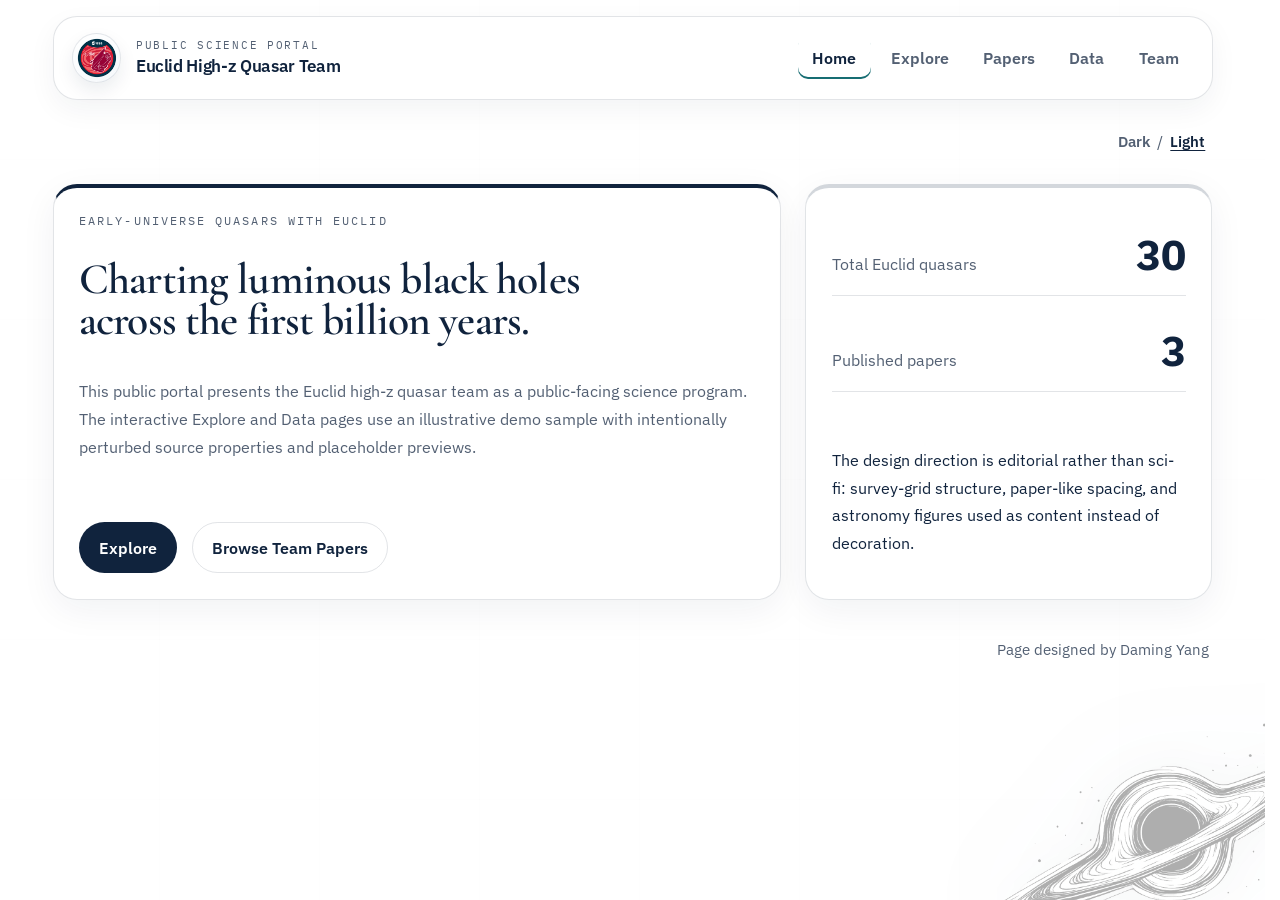
<file: index.html>
<!DOCTYPE html>
<html lang="en">
  <head>
    <meta charset="UTF-8" />
    <meta name="viewport" content="width=device-width, initial-scale=1.0" />
    <title>Euclid High-z Quasar Team</title>
    <meta
      name="description"
      content="Prototype website for the Euclid high-z quasar team, featuring team science, papers, and public data."
    />
    <script>
      (function () {
        try {
          var theme = localStorage.getItem("euclid-site-theme");
          document.documentElement.dataset.theme =
            theme === "dark" || theme === "light" ? theme : "light";
        } catch (error) {
          document.documentElement.dataset.theme = "light";
        }
      })();
    </script>
    <link rel="icon" type="image/png" href="assets/logo/icon.png" />
    <link rel="preload" as="image" href="assets/test/bh.png" />
    <link rel="preload" as="image" href="assets/test/bh_light.png" />
    <link rel="stylesheet" href="assets/styles.css" />
    <script defer src="assets/published-sample.js"></script>
    <script defer src="assets/site-data.js"></script>
    <script defer src="assets/site.js"></script>
  </head>
  <body data-page="home">
    <div class="site-scene" aria-hidden="true">
      <img
        class="site-blackhole-image site-blackhole-light"
        src="assets/test/bh_light.png"
        alt=""
        loading="eager"
        decoding="async"
        fetchpriority="high"
      />
      <img
        class="site-blackhole-image site-blackhole-dark"
        src="assets/test/bh.png"
        alt=""
        loading="eager"
        decoding="async"
        fetchpriority="high"
      />
    </div>
    <div class="site-shell">
      <header class="site-header">
        <a class="brand" href="index.html">
          <img class="brand-logo" src="assets/logo/Euclid_logo.png" alt="Euclid logo" />
          <span class="brand-copy">
            <small>Public Science Portal</small>
            <strong>Euclid High-z Quasar Team</strong>
          </span>
        </a>
        <nav class="site-nav" aria-label="Primary">
          <a data-nav="home" href="index.html">Home</a>
          <a data-nav="explore" href="explore.html">Explore</a>
          <a data-nav="papers" href="papers.html">Papers</a>
          <a data-nav="data" href="data.html">Data</a>
          <a data-nav="team" href="team.html">Team</a>
        </nav>
      </header>
      <div class="site-header-controls">
        <div class="paper-view-toggle site-theme-switcher" aria-label="Theme mode">
          <button class="paper-view-button" type="button" data-theme-option="dark" aria-pressed="false">Dark</button>
          <span class="paper-view-separator" aria-hidden="true">/</span>
          <button class="paper-view-button" type="button" data-theme-option="light" aria-pressed="false">Light</button>
        </div>
      </div>

      <main>
        <section class="hero">
          <div class="hero-copy">
            <p class="eyebrow">Early-universe quasars with Euclid</p>
            <h1>
              <span class="hero-title-line">Charting luminous black holes</span>
              <span class="hero-title-line">across the first billion years.</span>
            </h1>
            <p class="lede">
              This public portal presents the Euclid high-z quasar team as a
              public-facing science program. The interactive Explore and Data
              pages use an illustrative demo sample with intentionally perturbed
              source properties and placeholder previews.
            </p>
            <div class="hero-actions">
              <a class="button primary" href="explore.html">Explore</a>
              <a class="button secondary" href="papers.html">Browse Team Papers</a>
            </div>
          </div>

          <aside class="hero-panel">
            <div class="metric-strip">
              <article>
                <span>Total Euclid quasars</span>
                <strong id="home-metric-quasars">0</strong>
              </article>
              <article>
                <span>Published papers</span>
                <strong id="home-metric-papers">0</strong>
              </article>
            </div>
            <p>
              The design direction is editorial rather than sci-fi: survey-grid
              structure, paper-like spacing, and astronomy figures used as content
              instead of decoration.
            </p>
          </aside>
        </section>
      </main>

      <footer class="site-footer">
        <p></p>
        <p>Page designed by Daming Yang</p>
      </footer>
    </div>
  </body>
</html>
</file>
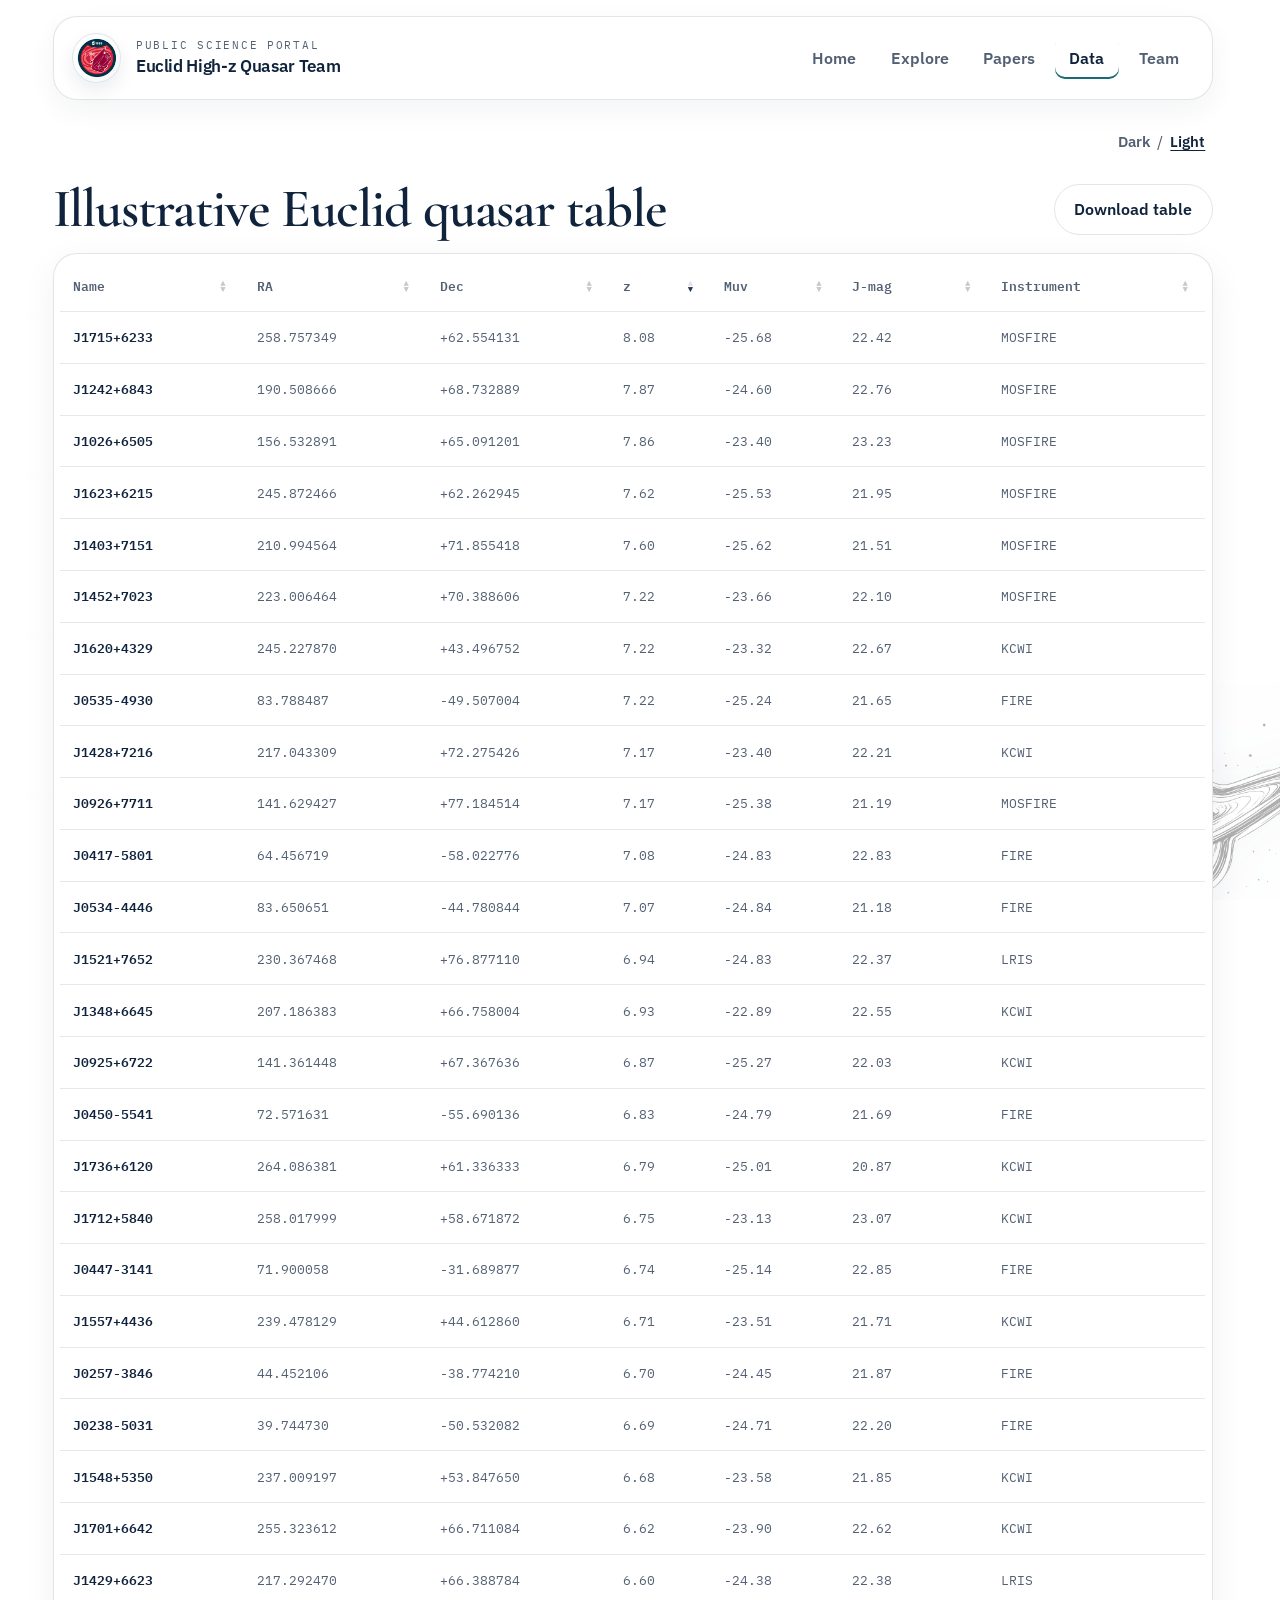
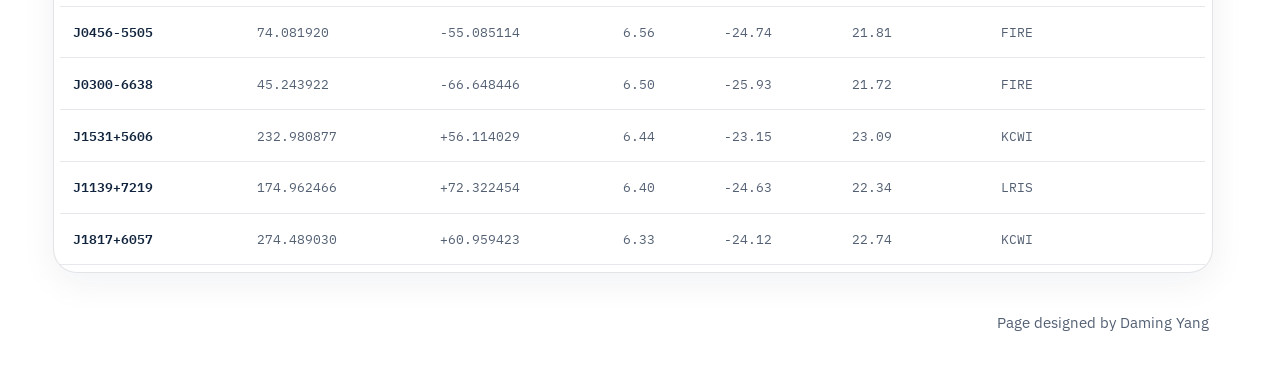
<file: data.html>
<!DOCTYPE html>
<html lang="en">
  <head>
    <meta charset="UTF-8" />
    <meta name="viewport" content="width=device-width, initial-scale=1.0" />
    <title>Data | Euclid High-z Quasar Team</title>
    <meta
      name="description"
      content="Prototype public data page for the Euclid high-z quasar team."
    />
    <script>
      (function () {
        try {
          var theme = localStorage.getItem("euclid-site-theme");
          document.documentElement.dataset.theme =
            theme === "dark" || theme === "light" ? theme : "light";
        } catch (error) {
          document.documentElement.dataset.theme = "light";
        }
      })();
    </script>
    <link rel="icon" type="image/png" href="assets/logo/icon.png" />
    <link rel="preload" as="image" href="assets/test/bh.png" />
    <link rel="preload" as="image" href="assets/test/bh_light.png" />
    <link rel="stylesheet" href="assets/styles.css" />
    <script defer src="assets/published-sample.js"></script>
    <script defer src="assets/site-data.js"></script>
    <script defer src="assets/site.js"></script>
  </head>
  <body data-page="data">
    <div class="site-scene" aria-hidden="true">
      <img
        class="site-blackhole-image site-blackhole-light"
        src="assets/test/bh_light.png"
        alt=""
        loading="eager"
        decoding="async"
        fetchpriority="high"
      />
      <img
        class="site-blackhole-image site-blackhole-dark"
        src="assets/test/bh.png"
        alt=""
        loading="eager"
        decoding="async"
        fetchpriority="high"
      />
    </div>
    <div class="site-shell">
      <header class="site-header">
        <a class="brand" href="index.html">
          <img class="brand-logo" src="assets/logo/Euclid_logo.png" alt="Euclid logo" />
          <span class="brand-copy">
            <small>Public Science Portal</small>
            <strong>Euclid High-z Quasar Team</strong>
          </span>
        </a>
        <nav class="site-nav" aria-label="Primary">
          <a data-nav="home" href="index.html">Home</a>
          <a data-nav="explore" href="explore.html">Explore</a>
          <a data-nav="papers" href="papers.html">Papers</a>
          <a data-nav="data" href="data.html">Data</a>
          <a data-nav="team" href="team.html">Team</a>
        </nav>
      </header>
      <div class="site-header-controls">
        <div class="paper-view-toggle site-theme-switcher" aria-label="Theme mode">
          <button class="paper-view-button" type="button" data-theme-option="dark" aria-pressed="false">Dark</button>
          <span class="paper-view-separator" aria-hidden="true">/</span>
          <button class="paper-view-button" type="button" data-theme-option="light" aria-pressed="false">Light</button>
        </div>
      </div>

      <main>
        <section class="card-section">
          <div class="section-heading section-heading-row">
            <h2>Illustrative Euclid quasar table</h2>
            <a
              class="button secondary"
              href="downloads/euclid-published-sample.csv"
              download
              >Download table</a
            >
          </div>
          <div class="table-shell">
            <table class="catalog-table">
              <thead>
                <tr>
                  <th scope="col" aria-sort="none">
                    <button class="table-sort" type="button" data-sort-key="name" data-sort-type="string">
                      <span>Name</span>
                      <span class="table-sort-indicator" aria-hidden="true"></span>
                    </button>
                  </th>
                  <th scope="col" aria-sort="none">
                    <button class="table-sort" type="button" data-sort-key="ra" data-sort-type="number">
                      <span>RA</span>
                      <span class="table-sort-indicator" aria-hidden="true"></span>
                    </button>
                  </th>
                  <th scope="col" aria-sort="none">
                    <button class="table-sort" type="button" data-sort-key="dec" data-sort-type="number">
                      <span>Dec</span>
                      <span class="table-sort-indicator" aria-hidden="true"></span>
                    </button>
                  </th>
                  <th scope="col" aria-sort="none">
                    <button class="table-sort" type="button" data-sort-key="redshift" data-sort-type="number">
                      <span>z</span>
                      <span class="table-sort-indicator" aria-hidden="true"></span>
                    </button>
                  </th>
                  <th scope="col" aria-sort="none">
                    <button class="table-sort" type="button" data-sort-key="muv" data-sort-type="number">
                      <span>Muv</span>
                      <span class="table-sort-indicator" aria-hidden="true"></span>
                    </button>
                  </th>
                  <th scope="col" aria-sort="none">
                    <button class="table-sort" type="button" data-sort-key="jmag" data-sort-type="number">
                      <span>J-mag</span>
                      <span class="table-sort-indicator" aria-hidden="true"></span>
                    </button>
                  </th>
                  <th scope="col" aria-sort="none">
                    <button class="table-sort" type="button" data-sort-key="instrument" data-sort-type="string">
                      <span>Instrument</span>
                      <span class="table-sort-indicator" aria-hidden="true"></span>
                    </button>
                  </th>
                </tr>
              </thead>
              <tbody id="catalog-table-body"></tbody>
            </table>
          </div>
        </section>

      </main>

      <footer class="site-footer">
        <p></p>
        <p>Page designed by Daming Yang</p>
      </footer>

      <div class="catalog-popover" id="catalog-popover" hidden></div>
    </div>
  </body>
</html>
</file>
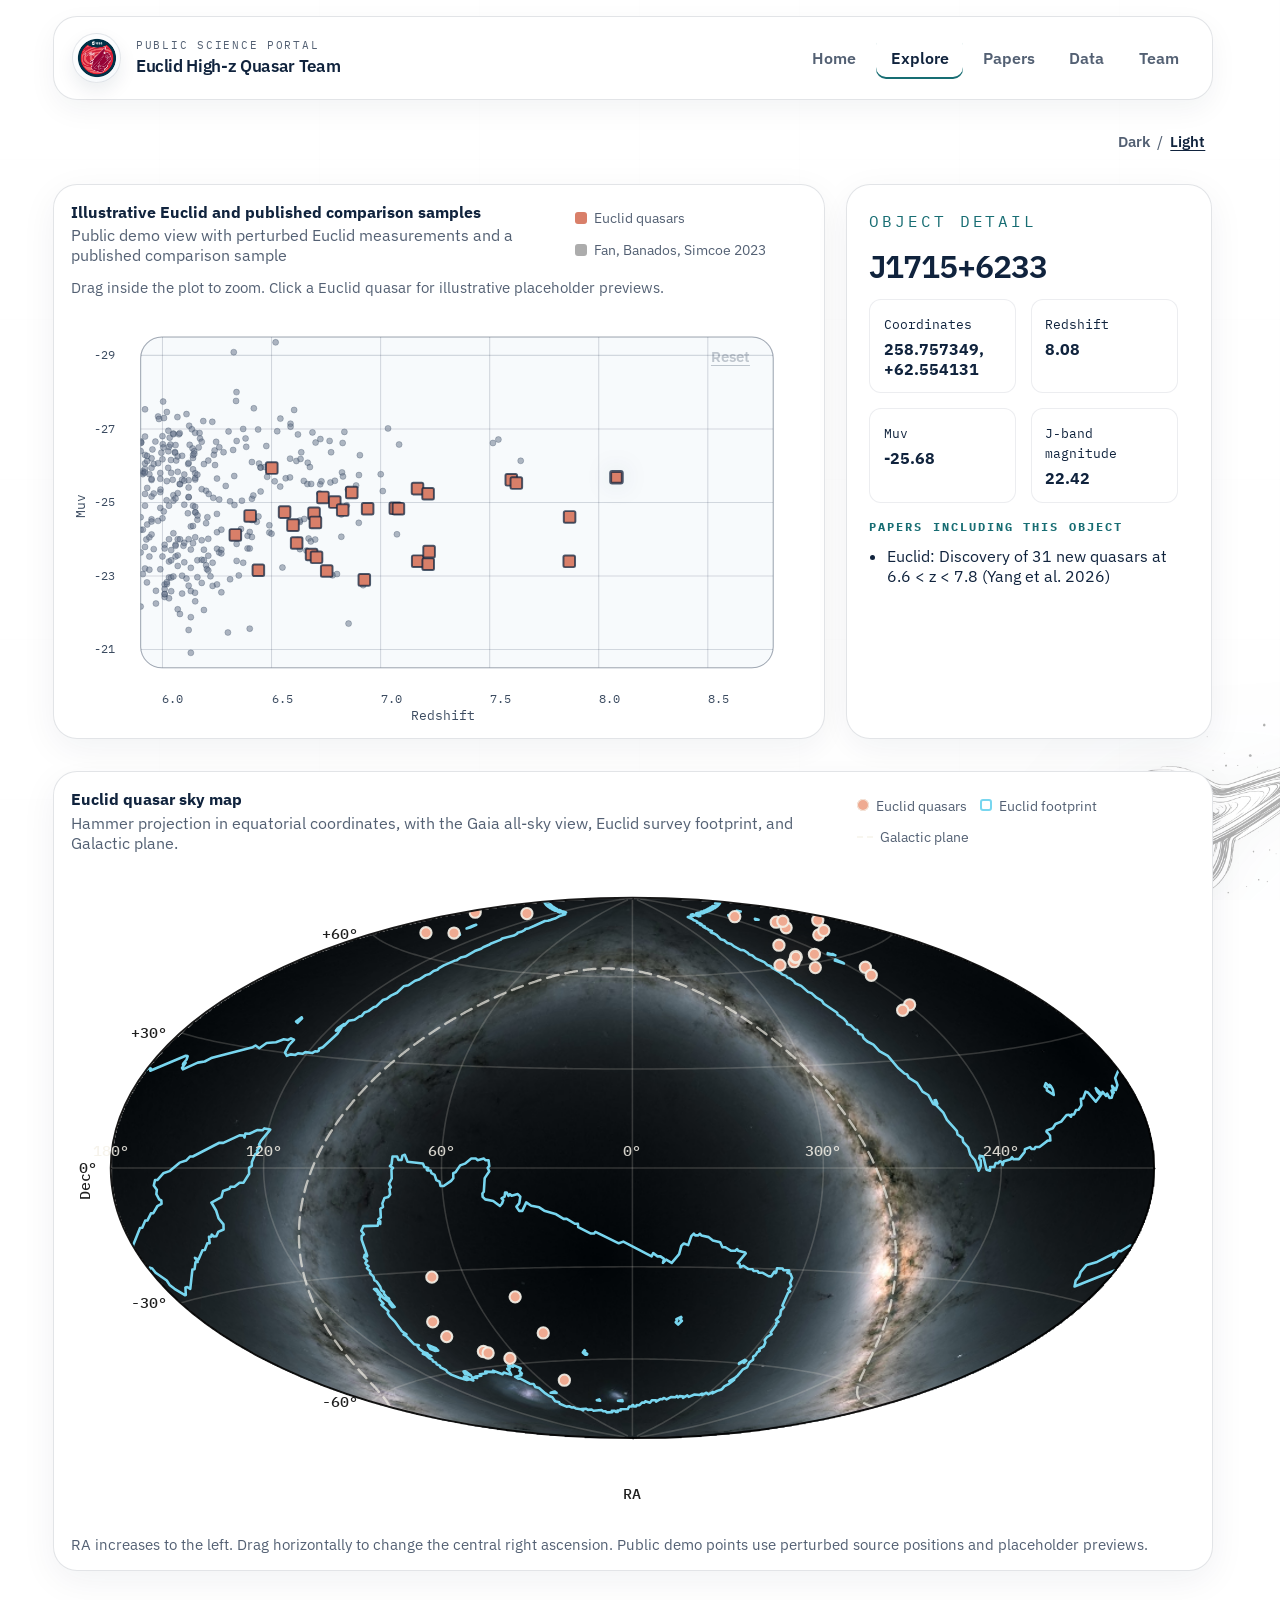
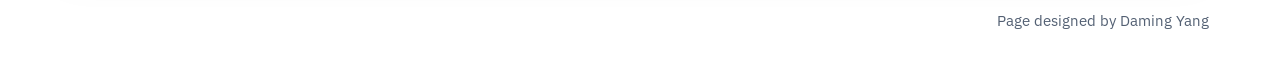
<file: explore.html>
<!DOCTYPE html>
<html lang="en">
  <head>
    <meta charset="UTF-8" />
    <meta name="viewport" content="width=device-width, initial-scale=1.0" />
    <title>Explore | Euclid High-z Quasar Team</title>
    <meta
      name="description"
      content="Prototype exploration page for the Euclid high-z quasar team."
    />
    <script>
      (function () {
        try {
          var theme = localStorage.getItem("euclid-site-theme");
          document.documentElement.dataset.theme =
            theme === "dark" || theme === "light" ? theme : "light";
        } catch (error) {
          document.documentElement.dataset.theme = "light";
        }
      })();
    </script>
    <link rel="icon" type="image/png" href="assets/logo/icon.png" />
    <link rel="preload" as="image" href="assets/test/bh.png" />
    <link rel="preload" as="image" href="assets/test/bh_light.png" />
    <link rel="stylesheet" href="assets/styles.css" />
    <script defer src="assets/published-sample.js"></script>
    <script defer src="assets/sky-map-overlays.js"></script>
    <script defer src="assets/generated/gaia-equirectangular-inline.js"></script>
    <script defer src="assets/site-data.js"></script>
    <script defer src="assets/site.js"></script>
  </head>
  <body data-page="explore">
    <div class="site-scene" aria-hidden="true">
      <img
        class="site-blackhole-image site-blackhole-light"
        src="assets/test/bh_light.png"
        alt=""
        loading="eager"
        decoding="async"
        fetchpriority="high"
      />
      <img
        class="site-blackhole-image site-blackhole-dark"
        src="assets/test/bh.png"
        alt=""
        loading="eager"
        decoding="async"
        fetchpriority="high"
      />
    </div>
    <div class="site-shell">
      <header class="site-header">
        <a class="brand" href="index.html">
          <img class="brand-logo" src="assets/logo/Euclid_logo.png" alt="Euclid logo" />
          <span class="brand-copy">
            <small>Public Science Portal</small>
            <strong>Euclid High-z Quasar Team</strong>
          </span>
        </a>
        <nav class="site-nav" aria-label="Primary">
          <a data-nav="home" href="index.html">Home</a>
          <a data-nav="explore" href="explore.html">Explore</a>
          <a data-nav="papers" href="papers.html">Papers</a>
          <a data-nav="data" href="data.html">Data</a>
          <a data-nav="team" href="team.html">Team</a>
        </nav>
      </header>
      <div class="site-header-controls">
        <div class="paper-view-toggle site-theme-switcher" aria-label="Theme mode">
          <button class="paper-view-button" type="button" data-theme-option="dark" aria-pressed="false">Dark</button>
          <span class="paper-view-separator" aria-hidden="true">/</span>
          <button class="paper-view-button" type="button" data-theme-option="light" aria-pressed="false">Light</button>
        </div>
      </div>

      <main>
        <section class="plot-section">
          <div class="plot-layout">
            <div class="plot-card">
              <div class="plot-header">
                <div>
                  <strong>Illustrative Euclid and published comparison samples</strong>
                  <span>Public demo view with perturbed Euclid measurements and a published comparison sample</span>
                </div>
                <div class="legend">
                  <span><i class="legend-dot euclid"></i>Euclid quasars</span>
                  <span><i class="legend-dot other"></i>Fan, Banados, Simcoe 2023</span>
                </div>
              </div>
              <div class="plot-toolbar">
                <p class="plot-instruction">Drag inside the plot to zoom. Click a Euclid quasar for illustrative placeholder previews.</p>
              </div>
              <div class="plot-stage" id="plot-stage">
                <svg
                  id="quasar-plot"
                  class="quasar-plot"
                  viewBox="0 0 760 430"
                  role="img"
                  aria-label="Scatter plot of redshift versus ultraviolet absolute magnitude"
                ></svg>
                <button
                  class="plot-reset-floating"
                  id="plot-reset-button"
                  type="button"
                  disabled
                >
                  Reset
                </button>
                <div class="plot-point-preview" id="explore-point-preview" hidden></div>
              </div>
              <noscript>
                <p class="noscript-note">The interactive plot requires JavaScript.</p>
              </noscript>
            </div>

            <aside class="detail-card" id="quasar-detail">
              <div class="detail-card-scroll">
                <p class="eyebrow">Object detail</p>
                <h3>Illustrative public sample</h3>
                <div class="detail-grid">
                  <article>
                    <span>Coordinates</span>
                    <strong>Perturbed in public demo</strong>
                  </article>
                  <article>
                    <span>Redshift</span>
                    <strong>Illustrative</strong>
                  </article>
                  <article>
                    <span>Muv</span>
                    <strong>Illustrative</strong>
                  </article>
                  <article>
                    <span>J-band magnitude</span>
                    <strong>Illustrative</strong>
                  </article>
                </div>
                <div class="detail-linked-papers">
                  <h4 class="eyebrow">Papers including this object</h4>
                  <ul>
                    <li>
                      <span>The interactive view loads the current demo object after JavaScript initializes.</span>
                    </li>
                  </ul>
                </div>
              </div>
            </aside>
          </div>
        </section>

        <section class="plot-section">
          <div class="plot-card sky-map-card">
            <div class="plot-header">
              <div>
                <strong>Euclid quasar sky map</strong>
                <span>Hammer projection in equatorial coordinates, with the Gaia all-sky view, Euclid survey footprint, and Galactic plane.</span>
              </div>
              <div class="legend">
                <span><i class="legend-dot sky-quasar"></i>Euclid quasars</span>
                <span><i class="legend-dot footprint"></i>Euclid footprint</span>
                <span><i class="legend-dot galactic"></i>Galactic plane</span>
              </div>
            </div>
            <div class="sky-map-stage">
              <canvas
                id="sky-map-background-canvas"
                class="sky-map-background-canvas"
                width="960"
                height="560"
                aria-hidden="true"
              ></canvas>
              <svg
                id="sky-map"
                class="sky-map"
                viewBox="0 0 960 560"
                role="img"
                aria-label="All-sky map of Euclid quasars in equatorial coordinates"
              ></svg>
              <div class="plot-point-preview plot-point-preview-wide" id="sky-map-point-preview" hidden></div>
            </div>
            <p class="sky-map-note">
              RA increases to the left. Drag horizontally to change the central right ascension. Public demo points use perturbed source positions and placeholder previews.
            </p>
          </div>
        </section>

      </main>

      <footer class="site-footer">
        <p></p>
        <p>Page designed by Daming Yang</p>
      </footer>

      <div class="catalog-popover" id="catalog-popover" hidden></div>
    </div>
  </body>
</html>
</file>
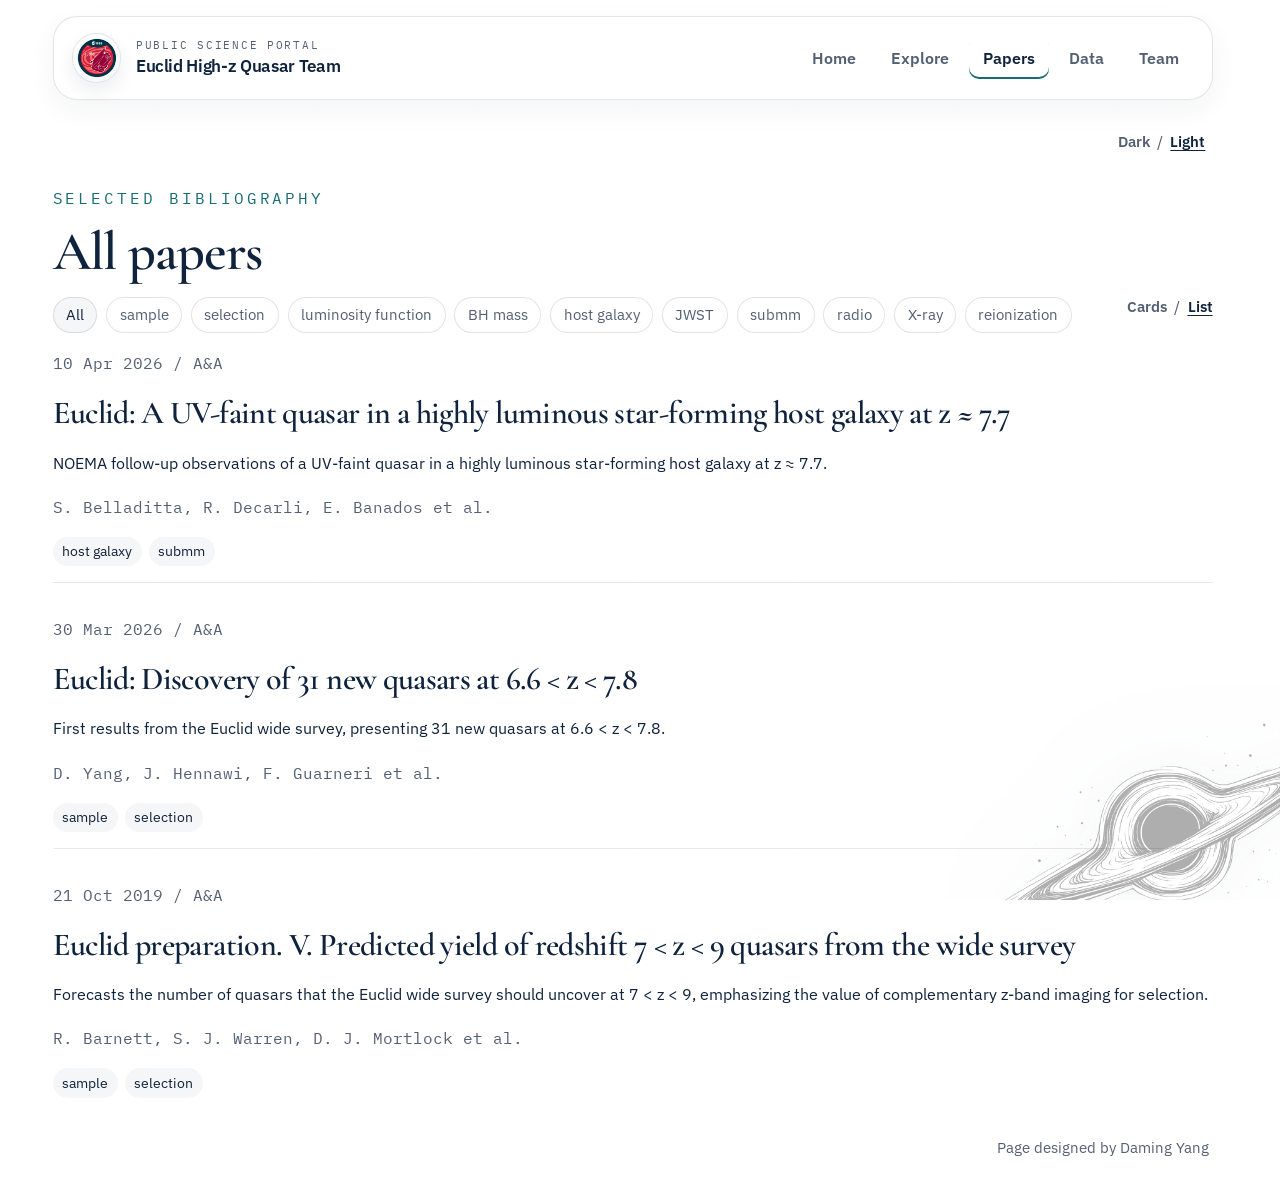
<file: papers.html>
<!DOCTYPE html>
<html lang="en">
  <head>
    <meta charset="UTF-8" />
    <meta name="viewport" content="width=device-width, initial-scale=1.0" />
    <title>Papers | Euclid High-z Quasar Team</title>
    <meta
      name="description"
      content="Prototype papers page for the Euclid high-z quasar team."
    />
    <script>
      (function () {
        try {
          var theme = localStorage.getItem("euclid-site-theme");
          document.documentElement.dataset.theme =
            theme === "dark" || theme === "light" ? theme : "light";
        } catch (error) {
          document.documentElement.dataset.theme = "light";
        }
      })();
    </script>
    <link rel="icon" type="image/png" href="assets/logo/icon.png" />
    <link rel="preload" as="image" href="assets/test/bh.png" />
    <link rel="preload" as="image" href="assets/test/bh_light.png" />
    <link rel="stylesheet" href="assets/styles.css" />
    <script defer src="assets/published-sample.js"></script>
    <script defer src="assets/site-data.js"></script>
    <script defer src="assets/site.js"></script>
  </head>
  <body data-page="papers">
    <div class="site-scene" aria-hidden="true">
      <img
        class="site-blackhole-image site-blackhole-light"
        src="assets/test/bh_light.png"
        alt=""
        loading="eager"
        decoding="async"
        fetchpriority="high"
      />
      <img
        class="site-blackhole-image site-blackhole-dark"
        src="assets/test/bh.png"
        alt=""
        loading="eager"
        decoding="async"
        fetchpriority="high"
      />
    </div>
    <div class="site-shell">
      <header class="site-header">
        <a class="brand" href="index.html">
          <img class="brand-logo" src="assets/logo/Euclid_logo.png" alt="Euclid logo" />
          <span class="brand-copy">
            <small>Public Science Portal</small>
            <strong>Euclid High-z Quasar Team</strong>
          </span>
        </a>
        <nav class="site-nav" aria-label="Primary">
          <a data-nav="home" href="index.html">Home</a>
          <a data-nav="explore" href="explore.html">Explore</a>
          <a data-nav="papers" href="papers.html">Papers</a>
          <a data-nav="data" href="data.html">Data</a>
          <a data-nav="team" href="team.html">Team</a>
        </nav>
      </header>
      <div class="site-header-controls">
        <div class="paper-view-toggle site-theme-switcher" aria-label="Theme mode">
          <button class="paper-view-button" type="button" data-theme-option="dark" aria-pressed="false">Dark</button>
          <span class="paper-view-separator" aria-hidden="true">/</span>
          <button class="paper-view-button" type="button" data-theme-option="light" aria-pressed="false">Light</button>
        </div>
      </div>

      <main>
        <section class="card-section">
          <div class="section-heading">
            <p class="eyebrow">Selected bibliography</p>
            <h2>All papers</h2>
          </div>
          <div class="paper-toolbar">
            <div class="paper-filters" id="paper-filters" aria-label="Paper keyword filters"></div>
            <div class="paper-view-toggle" id="paper-view-toggle" aria-label="Paper view mode"></div>
          </div>
          <div class="paper-grid" id="papers-grid"></div>
        </section>
      </main>

      <footer class="site-footer">
        <p></p>
        <p>Page designed by Daming Yang</p>
      </footer>
    </div>
  </body>
</html>
</file>
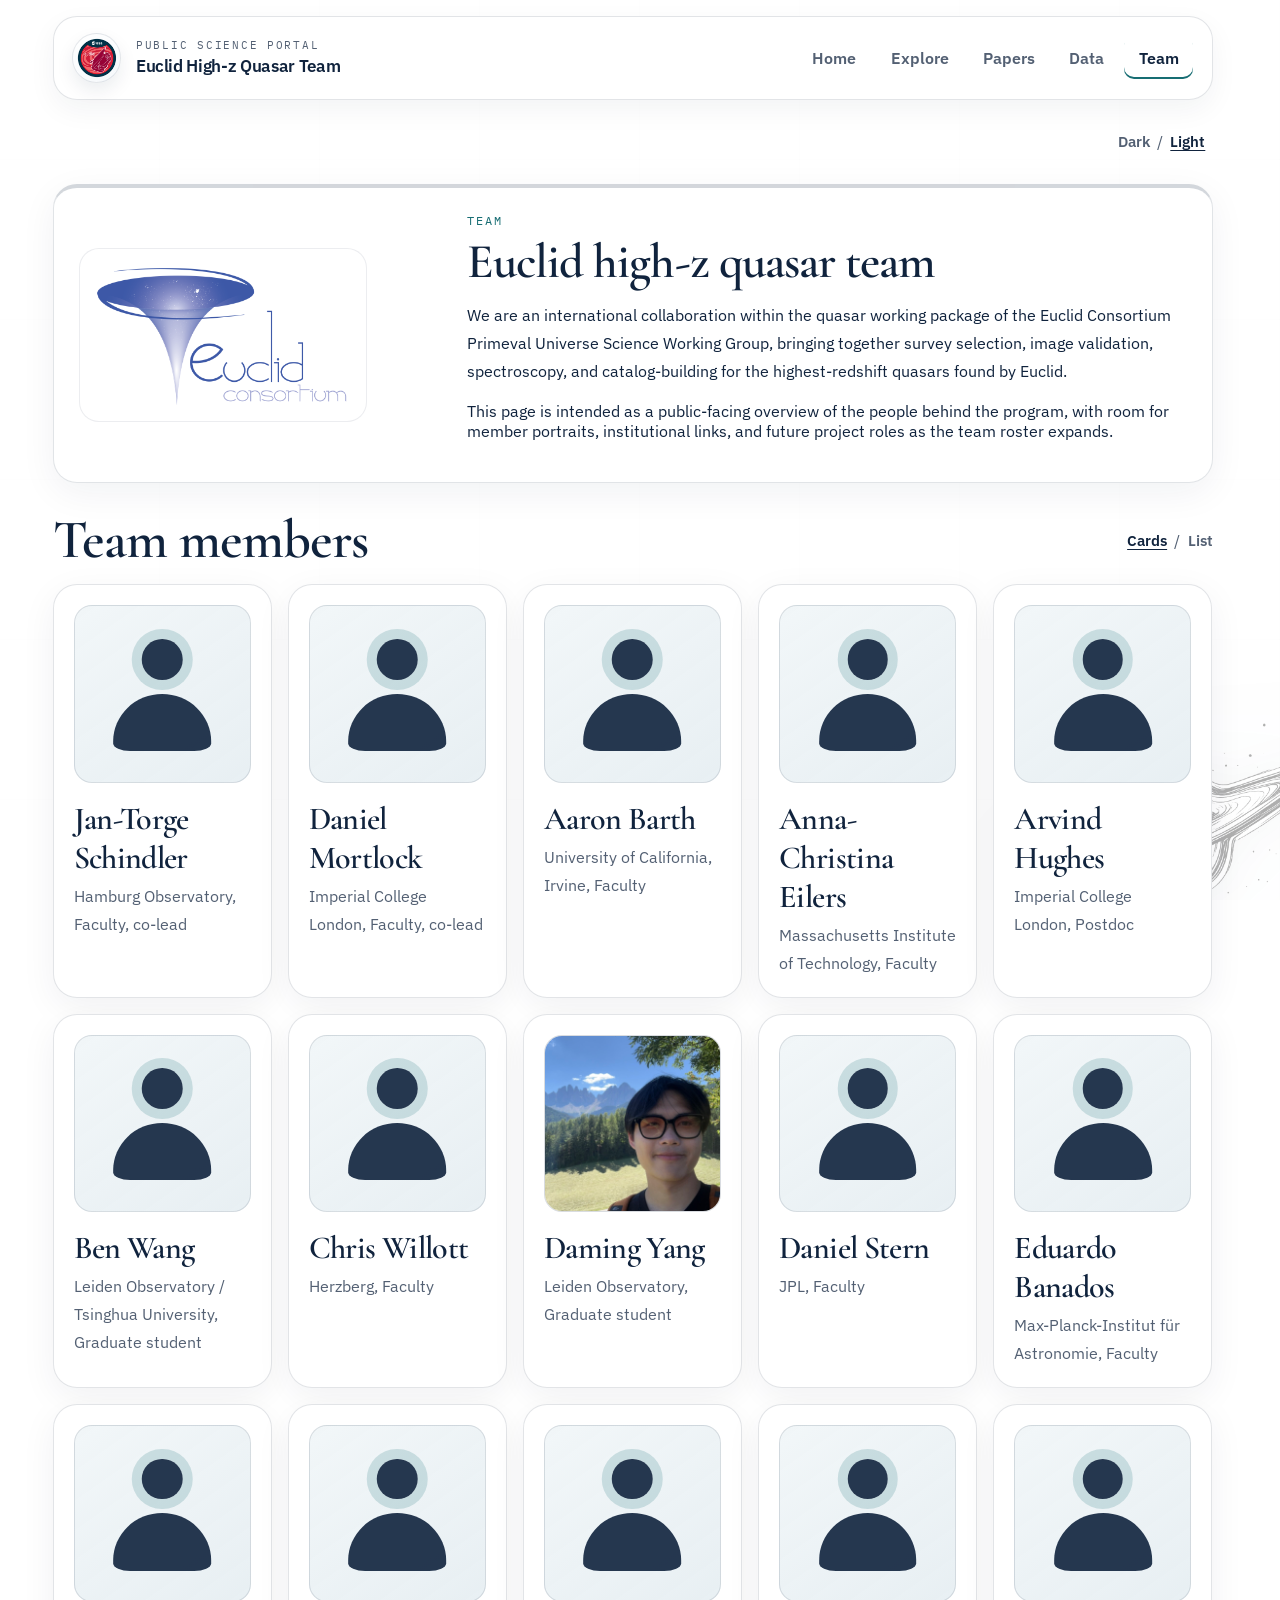
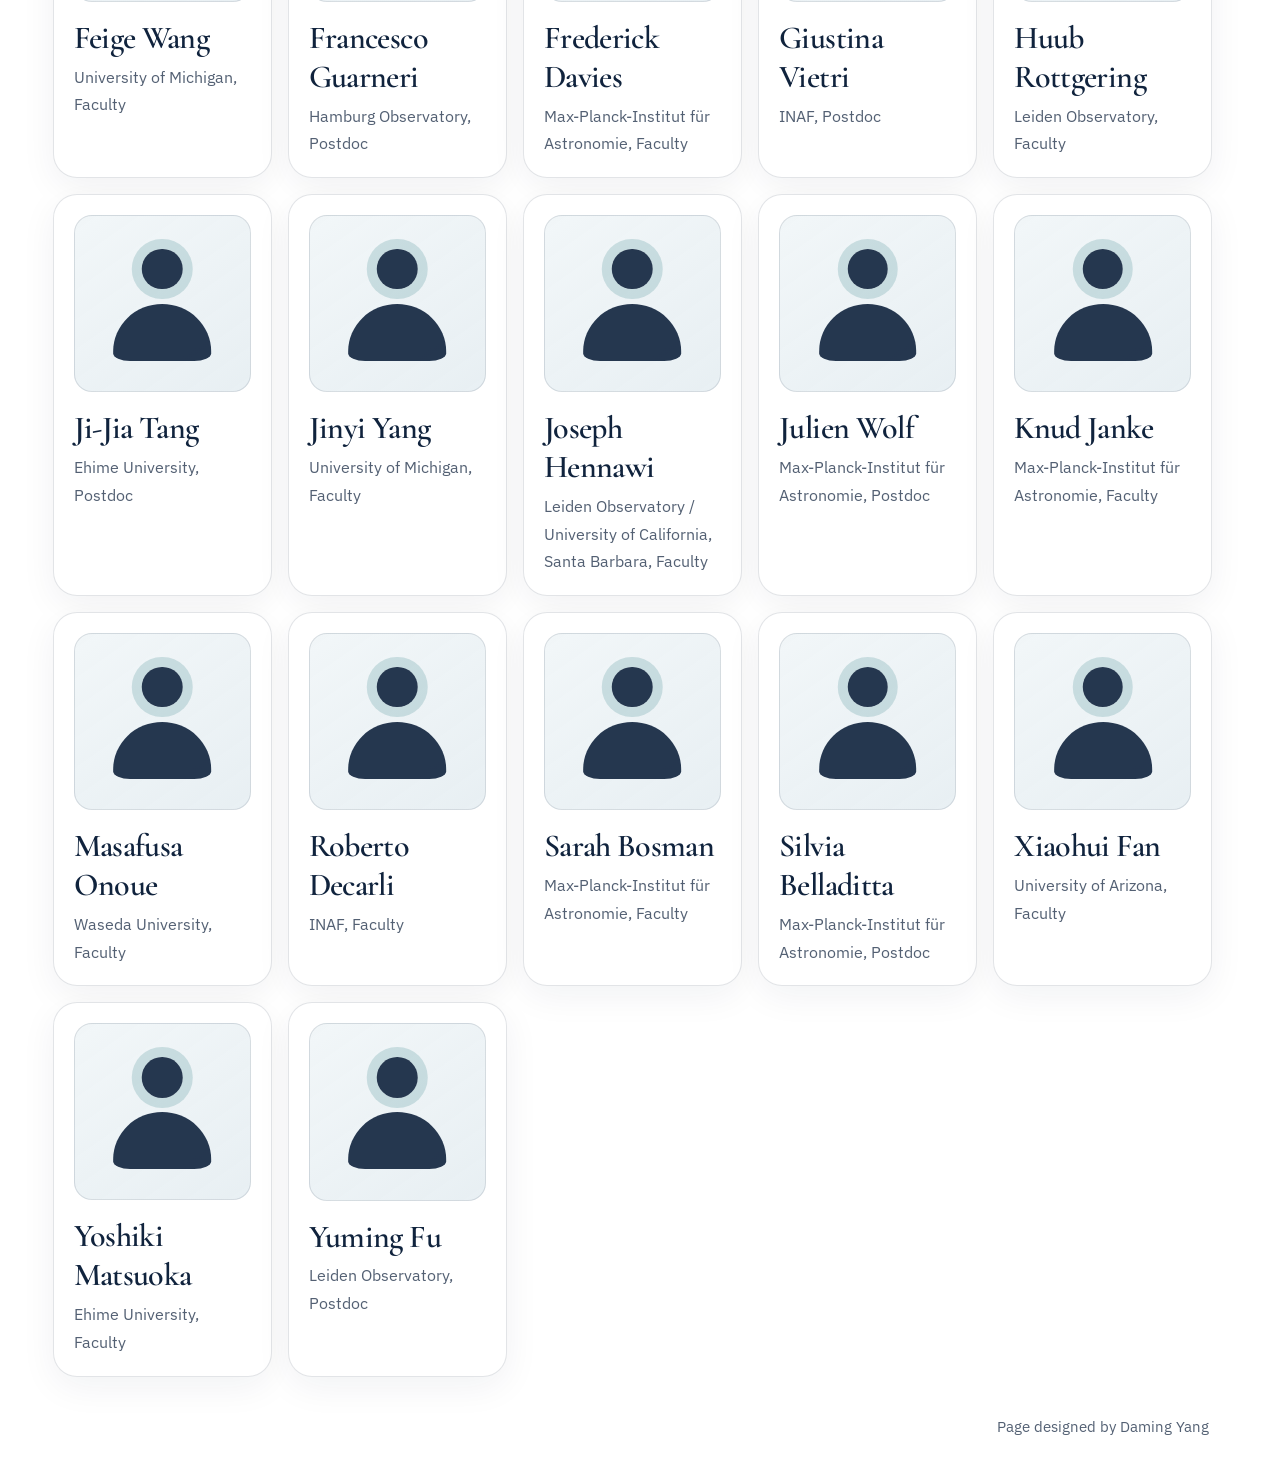
<file: team.html>
<!DOCTYPE html>
<html lang="en">
  <head>
    <meta charset="UTF-8" />
    <meta name="viewport" content="width=device-width, initial-scale=1.0" />
    <title>Team | Euclid High-z Quasar Team</title>
    <meta
      name="description"
      content="Prototype team page for the Euclid high-z quasar team."
    />
    <script>
      (function () {
        try {
          var theme = localStorage.getItem("euclid-site-theme");
          document.documentElement.dataset.theme =
            theme === "dark" || theme === "light" ? theme : "light";
        } catch (error) {
          document.documentElement.dataset.theme = "light";
        }
      })();
    </script>
    <link rel="icon" type="image/png" href="assets/logo/icon.png" />
    <link rel="preload" as="image" href="assets/test/bh.png" />
    <link rel="preload" as="image" href="assets/test/bh_light.png" />
    <link rel="stylesheet" href="assets/styles.css" />
    <script defer src="assets/published-sample.js"></script>
    <script defer src="assets/site-data.js"></script>
    <script defer src="assets/site.js"></script>
  </head>
  <body data-page="team">
    <div class="site-scene" aria-hidden="true">
      <img
        class="site-blackhole-image site-blackhole-light"
        src="assets/test/bh_light.png"
        alt=""
        loading="eager"
        decoding="async"
        fetchpriority="high"
      />
      <img
        class="site-blackhole-image site-blackhole-dark"
        src="assets/test/bh.png"
        alt=""
        loading="eager"
        decoding="async"
        fetchpriority="high"
      />
    </div>
    <div class="site-shell">
      <header class="site-header">
        <a class="brand" href="index.html">
          <img class="brand-logo" src="assets/logo/Euclid_logo.png" alt="Euclid logo" />
          <span class="brand-copy">
            <small>Public Science Portal</small>
            <strong>Euclid High-z Quasar Team</strong>
          </span>
        </a>
        <nav class="site-nav" aria-label="Primary">
          <a data-nav="home" href="index.html">Home</a>
          <a data-nav="explore" href="explore.html">Explore</a>
          <a data-nav="papers" href="papers.html">Papers</a>
          <a data-nav="data" href="data.html">Data</a>
          <a data-nav="team" href="team.html">Team</a>
        </nav>
      </header>
      <div class="site-header-controls">
        <div class="paper-view-toggle site-theme-switcher" aria-label="Theme mode">
          <button class="paper-view-button" type="button" data-theme-option="dark" aria-pressed="false">Dark</button>
          <span class="paper-view-separator" aria-hidden="true">/</span>
          <button class="paper-view-button" type="button" data-theme-option="light" aria-pressed="false">Light</button>
        </div>
      </div>

      <main>
        <section class="card-section">
          <article class="team-intro-panel">
            <div class="team-intro-layout">
              <img
                class="team-consortium-logo"
                src="assets/logo/Euclid_consortium_logo.png"
                alt="Euclid Consortium logo"
              />
              <div class="team-intro-copy">
                <p class="eyebrow">Team</p>
                <h1>Euclid high-z quasar team</h1>
                <p class="lede">
                  We are an international collaboration within the quasar working
                  package of the Euclid Consortium Primeval Universe Science Working
                  Group, bringing together survey selection, image validation,
                  spectroscopy, and catalog-building for the highest-redshift quasars
                  found by Euclid.
                </p>
                <p>
                  This page is intended as a public-facing overview of the people behind
                  the program, with room for member portraits, institutional links, and
                  future project roles as the team roster expands.
                </p>
              </div>
            </div>
          </article>
        </section>

        <section class="card-section">
          <div class="section-heading section-heading-row">
            <h2>Team members</h2>
            <div class="paper-view-toggle" id="team-view-toggle" aria-label="Team view mode"></div>
          </div>
          <div class="team-grid" id="team-grid"></div>
        </section>
      </main>

      <footer class="site-footer">
        <p></p>
        <p>Page designed by Daming Yang</p>
      </footer>
    </div>
  </body>
</html>
</file>
<file: assets/styles.css>
@import url("https://fonts.googleapis.com/css2?family=Cormorant+Garamond:wght@500;600;700&family=IBM+Plex+Mono:wght@400;500&family=IBM+Plex+Sans:wght@400;500;600&display=swap");

@view-transition {
  navigation: auto;
}

:root {
  --page-background: #ffffff;
  --bg: #ffffff;
  --bg-strong: #ffffff;
  --surface: #ffffff;
  --surface-strong: #ffffff;
  --surface-soft: #f8fafc;
  --surface-muted: rgba(16, 35, 61, 0.04);
  --surface-overlay: rgba(255, 255, 255, 0.98);
  --line: rgba(16, 35, 61, 0.12);
  --line-soft: rgba(16, 35, 61, 0.08);
  --ink: #10233d;
  --ink-soft: rgba(16, 35, 61, 0.72);
  --navy: #10233d;
  --teal: #176d73;
  --teal-soft: #8ec2c0;
  --coral: #d97960;
  --gold: #ccb15e;
  --shadow: 0 10px 36px rgba(16, 35, 61, 0.06);
  --header-shadow: 0 10px 28px rgba(16, 35, 61, 0.05);
  --brand-logo-bg: linear-gradient(145deg, rgba(255, 255, 255, 0.98), rgba(245, 248, 251, 0.92));
  --brand-logo-border: rgba(16, 35, 61, 0.1);
  --brand-logo-shadow: 0 8px 18px rgba(16, 35, 61, 0.08);
  --frame-strong: var(--navy);
  --frame-soft: rgba(16, 35, 61, 0.18);
  --button-primary-ink: #ffffff;
  --button-secondary-border: rgba(16, 35, 61, 0.12);
  --paper-button-active: rgba(16, 35, 61, 0.04);
  --grid-line: rgba(16, 35, 61, 0.03);
  --plot-stroke: rgba(16, 35, 61, 0.16);
  --plot-text: rgba(16, 35, 61, 0.82);
  --plot-frame-fill: rgba(247, 250, 252, 0.92);
  --plot-frame-stroke: rgba(16, 35, 61, 0.22);
  --literature-point: rgba(16, 35, 61, 0.2);
  --other-point: rgba(103, 116, 138, 0.52);
  --other-point-stroke: rgba(16, 35, 61, 0.28);
  --plot-label-color: rgba(16, 35, 61, 0.82);
  --plot-preview-shadow: 0 22px 50px rgba(16, 35, 61, 0.16);
  --plot-preview-hover-shadow: 0 24px 58px rgba(16, 35, 61, 0.2);
  --sky-boundary-stroke: rgba(0, 0, 0, 0.9);
  --sky-grid-stroke: rgba(240, 236, 228, 0.18);
  --sky-label-color: rgba(244, 241, 232, 0.86);
  --sky-axis-label-color: rgba(0, 0, 0, 0.88);
  --sky-footprint-stroke: #78d6ef;
  --sky-galactic-stroke: rgba(244, 241, 232, 0.68);
  --sky-point-fill: #efaa91;
  --sky-point-stroke: rgba(244, 241, 232, 0.9);
  --sky-point-glow: rgba(239, 170, 145, 0.38);
  --popover-shadow: 0 30px 80px rgba(16, 35, 61, 0.16);
  --modal-backdrop: rgba(16, 35, 61, 0.26);
  --control-border-strong: rgba(16, 35, 61, 0.22);
  --table-row-line: rgba(16, 35, 61, 0.1);
  --euclid-point-stroke: rgba(16, 35, 61, 0.74);
  --euclid-point-glow: rgba(16, 35, 61, 0.14);
  --avatar-surface: linear-gradient(145deg, rgba(241, 246, 248, 0.96), rgba(230, 238, 242, 0.92));
  --avatar-figure: rgba(16, 35, 61, 0.9);
  --avatar-accent: rgba(23, 109, 115, 0.18);
  --popup-surface: #ffffff;
  --popup-surface-soft: #f8fafc;
  --popup-line: rgba(16, 35, 61, 0.12);
  --popup-line-soft: rgba(16, 35, 61, 0.08);
  --popup-ink: #10233d;
  --popup-ink-soft: rgba(16, 35, 61, 0.72);
  --theme-toggle-background: transparent;
  --theme-toggle-border: rgba(16, 35, 61, 0.12);
  --theme-toggle-ink: var(--ink-soft);
  --theme-bh-image: url("test/bh_light.png");
  --theme-bh-opacity: 0.32;
  --theme-bh-blend: multiply;
  --theme-bh-shadow:
    drop-shadow(0 0 16px rgba(16, 35, 61, 0.06))
    drop-shadow(0 0 48px rgba(16, 35, 61, 0.08));
  --radius-lg: 24px;
  --radius-md: 16px;
  --radius-sm: 12px;
  --content-width: min(1160px, calc(100vw - 2rem));
}

html[data-theme="dark"] {
  --page-background:
    radial-gradient(circle at 18% 16%, rgba(148, 155, 168, 0.1), transparent 26%),
    radial-gradient(circle at 78% 18%, rgba(255, 255, 255, 0.04), transparent 24%),
    radial-gradient(circle at 82% 84%, rgba(255, 255, 255, 0.03), transparent 20%),
    linear-gradient(180deg, #070809 0%, #090b0d 48%, #020203 100%);
  --bg: #070809;
  --bg-strong: rgba(7, 13, 27, 0.82);
  --surface: rgba(7, 13, 27, 0.76);
  --surface-strong: rgba(7, 13, 27, 0.82);
  --surface-soft: rgba(16, 26, 42, 0.9);
  --surface-muted: rgba(244, 241, 232, 0.08);
  --surface-overlay: rgba(10, 16, 29, 0.98);
  --line: rgba(221, 233, 255, 0.18);
  --line-soft: rgba(221, 233, 255, 0.12);
  --ink: #f5f8ff;
  --ink-soft: rgba(226, 235, 255, 0.76);
  --navy: #f4f1e8;
  --teal: #70c8f1;
  --teal-soft: #8ec2c0;
  --coral: #e59b83;
  --gold: #dfcb86;
  --shadow: 0 24px 60px rgba(0, 0, 0, 0.28);
  --header-shadow: 0 24px 60px rgba(0, 0, 0, 0.28);
  --brand-logo-bg: linear-gradient(145deg, rgba(17, 28, 48, 0.96), rgba(10, 17, 29, 0.96));
  --brand-logo-border: rgba(221, 233, 255, 0.14);
  --brand-logo-shadow: 0 8px 24px rgba(0, 0, 0, 0.28);
  --frame-strong: rgba(244, 241, 232, 0.96);
  --frame-soft: rgba(240, 236, 228, 0.82);
  --button-primary-ink: #08090b;
  --button-secondary-border: rgba(221, 233, 255, 0.18);
  --paper-button-active: rgba(244, 241, 232, 0.08);
  --grid-line: rgba(240, 236, 228, 0.06);
  --plot-stroke: rgba(240, 236, 228, 0.14);
  --plot-text: rgba(226, 235, 255, 0.78);
  --plot-frame-fill: rgba(10, 16, 29, 0.76);
  --plot-frame-stroke: rgba(221, 233, 255, 0.18);
  --literature-point: rgba(240, 236, 228, 0.24);
  --other-point: rgba(214, 213, 210, 0.34);
  --other-point-stroke: rgba(244, 241, 232, 0.18);
  --plot-label-color: rgba(226, 235, 255, 0.72);
  --plot-preview-shadow: 0 24px 58px rgba(0, 0, 0, 0.34);
  --plot-preview-hover-shadow: 0 26px 64px rgba(0, 0, 0, 0.42);
  --sky-boundary-stroke: rgba(244, 241, 232, 0.32);
  --sky-grid-stroke: rgba(240, 236, 228, 0.18);
  --sky-label-color: rgba(244, 241, 232, 0.86);
  --sky-axis-label-color: rgba(244, 241, 232, 0.86);
  --sky-footprint-stroke: #78d6ef;
  --sky-galactic-stroke: rgba(244, 241, 232, 0.68);
  --sky-point-fill: #efaa91;
  --sky-point-stroke: rgba(244, 241, 232, 0.9);
  --sky-point-glow: rgba(239, 170, 145, 0.38);
  --popover-shadow: 0 30px 80px rgba(0, 0, 0, 0.42);
  --modal-backdrop: rgba(3, 8, 15, 0.58);
  --control-border-strong: rgba(221, 233, 255, 0.22);
  --table-row-line: rgba(221, 233, 255, 0.12);
  --euclid-point-stroke: rgba(244, 241, 232, 0.88);
  --euclid-point-glow: rgba(239, 170, 145, 0.26);
  --avatar-surface: linear-gradient(145deg, rgba(18, 29, 47, 0.96), rgba(11, 18, 31, 0.94));
  --avatar-figure: rgba(244, 241, 232, 0.94);
  --avatar-accent: rgba(112, 200, 241, 0.16);
  --theme-toggle-background: rgba(244, 241, 232, 0.06);
  --theme-toggle-border: rgba(244, 241, 232, 0.18);
  --theme-toggle-ink: #f4f1e8;
  --theme-bh-image: url("test/bh.png");
  --theme-bh-opacity: 0.74;
  --theme-bh-blend: screen;
  --theme-bh-shadow:
    drop-shadow(0 0 18px rgba(255, 214, 164, 0.08))
    drop-shadow(0 0 80px rgba(255, 214, 164, 0.08));
}

* {
  box-sizing: border-box;
}

html {
  scroll-behavior: smooth;
  overflow-y: scroll;
  scrollbar-gutter: stable;
}

body {
  margin: 0;
  color: var(--ink);
  font-family: "IBM Plex Sans", sans-serif;
  background: var(--page-background);
  min-height: 100vh;
}

body.has-modal {
  overflow: hidden;
}

main {
  view-transition-name: page-main;
}

.brand-logo {
  view-transition-name: brand-logo;
}

.brand-copy {
  view-transition-name: brand-copy;
}

.site-nav [data-nav="home"] {
  view-transition-name: nav-home;
}

.site-nav [data-nav="explore"] {
  view-transition-name: nav-explore;
}

.site-nav [data-nav="papers"] {
  view-transition-name: nav-papers;
}

.site-nav [data-nav="data"] {
  view-transition-name: nav-data;
}

.site-nav [data-nav="team"] {
  view-transition-name: nav-team;
}

::view-transition-old(page-main) {
  animation: page-fade-out 150ms ease both;
}

::view-transition-new(page-main) {
  animation: page-fade-in 240ms cubic-bezier(0.2, 0.8, 0.2, 1) both;
}

::view-transition-old(brand-logo),
::view-transition-new(brand-logo),
::view-transition-old(brand-copy),
::view-transition-new(brand-copy),
::view-transition-old(nav-home),
::view-transition-new(nav-home),
::view-transition-old(nav-explore),
::view-transition-new(nav-explore),
::view-transition-old(nav-papers),
::view-transition-new(nav-papers),
::view-transition-old(nav-data),
::view-transition-new(nav-data),
::view-transition-old(nav-team),
::view-transition-new(nav-team) {
  animation-duration: 180ms;
  animation-timing-function: ease;
}

@keyframes page-fade-out {
  from {
    opacity: 1;
    transform: translateY(0);
  }

  to {
    opacity: 0;
    transform: translateY(8px);
  }
}

@keyframes page-fade-in {
  from {
    opacity: 0;
    transform: translateY(10px);
  }

  to {
    opacity: 1;
    transform: translateY(0);
  }
}

body::before {
  content: "";
  position: fixed;
  inset: 0;
  pointer-events: none;
  background:
    linear-gradient(90deg, transparent 0, transparent calc(100% - 1px), var(--grid-line) calc(100% - 1px)),
    linear-gradient(180deg, transparent 0, transparent calc(100% - 1px), var(--grid-line) calc(100% - 1px));
  background-size: 160px 160px;
  opacity: 0.22;
}

.site-scene {
  position: fixed;
  inset: 0;
  overflow: hidden;
  pointer-events: none;
  z-index: 0;
}

.site-blackhole-image {
  position: absolute;
  right: clamp(-14rem, -10vw, -4rem);
  bottom: clamp(-12rem, -11vh, -4rem);
  width: clamp(30rem, 36vmax, 64rem);
  max-width: 62vw;
  aspect-ratio: 3 / 2;
  object-fit: contain;
  filter: var(--theme-bh-shadow);
  mix-blend-mode: var(--theme-bh-blend);
  opacity: 0;
  will-change: opacity, transform;
  transform: translateZ(0);
}

html[data-theme="light"] .site-blackhole-light {
  opacity: var(--theme-bh-opacity);
}

html[data-theme="dark"] .site-blackhole-dark {
  opacity: var(--theme-bh-opacity);
}

.plot-frame {
  fill: var(--plot-frame-fill);
  stroke: var(--plot-frame-stroke);
}

.plot-frame-outline {
  fill: none;
  stroke: var(--plot-frame-stroke);
  stroke-width: 1.1px;
  pointer-events: none;
}

a {
  color: inherit;
  text-decoration: none;
}

img {
  display: block;
  max-width: 100%;
}

.site-shell {
  width: var(--content-width);
  margin: 0 auto;
  padding: 1rem 0 2.5rem;
}

.site-header,
.site-footer,
.hero,
.plot-section,
.card-section,
.split-callout {
  position: relative;
  z-index: 1;
}

.site-header {
  display: flex;
  align-items: center;
  justify-content: space-between;
  gap: 1rem;
  margin-bottom: 2rem;
  padding: 1rem 1.15rem;
  border: 1px solid var(--line);
  border-radius: var(--radius-lg);
  background: var(--surface-strong);
  backdrop-filter: blur(10px);
  box-shadow: var(--header-shadow);
}

.brand {
  display: inline-flex;
  align-items: center;
  gap: 0.9rem;
}

.brand-copy {
  display: flex;
  flex-direction: column;
  gap: 0.12rem;
}

.brand strong,
.site-nav a,
.button,
.download-link {
  font-weight: 600;
}

.brand small,
.metric-strip span,
.plot-header span,
.small-note,
.site-footer p:last-child {
  color: var(--ink-soft);
}

.brand strong {
  font-size: 1.08rem;
  letter-spacing: -0.02em;
}

.brand small {
  text-transform: uppercase;
  letter-spacing: 0.16em;
  font-size: 0.68rem;
  font-family: "IBM Plex Mono", monospace;
}

.brand-logo {
  width: 3.1rem;
  height: 3.1rem;
  padding: 0.24rem;
  border-radius: 999px;
  background: var(--brand-logo-bg);
  border: 1px solid var(--brand-logo-border);
  box-shadow: var(--brand-logo-shadow);
  object-fit: contain;
  flex-shrink: 0;
}

.brand-mark {
  display: grid;
  place-items: center;
  width: 2.8rem;
  height: 2.8rem;
  border-radius: 12px;
  background: var(--navy);
  color: #fff;
  font-family: "IBM Plex Mono", monospace;
  letter-spacing: 0.08em;
}

.site-nav {
  display: flex;
  gap: 0.35rem;
  flex-wrap: wrap;
  align-items: center;
}

.site-nav a {
  padding: 0.7rem 0.9rem;
  border-radius: 10px;
  color: var(--ink-soft);
  transition: color 150ms ease, box-shadow 150ms ease, background-color 150ms ease, transform 120ms ease, border-color 150ms ease;
}

.site-nav a.is-active {
  background: transparent;
  color: var(--ink);
  box-shadow: inset 0 -2px 0 var(--teal);
}

.site-header-controls {
  display: flex;
  justify-content: flex-end;
  margin: 0.8rem 0 0.2rem;
  padding-right: 0.45rem;
}

.site-theme-switcher {
  align-items: center;
}

.hero,
.split-callout {
  display: grid;
  grid-template-columns: minmax(0, 1.7fr) minmax(280px, 0.95fr);
  gap: 1.5rem;
  align-items: stretch;
}

.hero {
  margin-top: 2rem;
}

.page-hero {
  margin-bottom: 2.4rem;
}

.team-intro-panel,
.hero-copy,
.hero-panel,
.plot-card,
.detail-card,
.info-card,
.paper-card,
.cutout-card,
.team-card,
.split-callout,
.table-shell {
  border: 1px solid var(--line);
  background: var(--surface);
  backdrop-filter: blur(16px);
  box-shadow: var(--shadow);
}

.team-intro-panel,
.hero-copy,
.hero-panel,
.split-callout {
  padding: clamp(1.4rem, 2vw, 2rem);
  border-radius: var(--radius-lg);
}

.team-intro-panel {
  background: var(--surface-strong);
  border-top: 4px solid var(--frame-soft);
}

.team-intro-layout {
  display: grid;
  grid-template-columns: minmax(220px, 0.75fr) minmax(0, 1.5fr);
  gap: 1.8rem;
  align-items: center;
}

.team-intro-copy h1 {
  font-size: clamp(2.5rem, 3.8vw, 3.5rem);
  max-width: none;
  white-space: nowrap;
  margin-bottom: 1rem;
}

.team-intro-copy .lede {
  margin-bottom: 1rem;
}

.hero-copy {
  min-height: 26rem;
  display: flex;
  flex-direction: column;
  justify-content: space-between;
  background: var(--surface-strong);
  color: var(--ink);
  border-top: 4px solid var(--frame-strong);
}

.hero-copy h1 {
  font-size: clamp(1.95rem, 3.4vw, 3.15rem);
  max-width: none;
}

.hero-title-line {
  display: block;
  white-space: nowrap;
}

.hero-copy .lede,
.hero-copy .eyebrow {
  color: var(--ink-soft);
}

.hero-panel {
  display: flex;
  flex-direction: column;
  justify-content: space-between;
  min-height: 26rem;
  background: var(--surface-strong);
  border-top: 4px solid var(--frame-soft);
}

.hero-panel.narrow {
  min-height: auto;
}

.team-consortium-logo {
  width: min(100%, 18rem);
  padding: 0.85rem 1rem;
  border-radius: 20px;
  background: var(--surface-strong);
  border: 1px solid var(--line-soft);
  object-fit: contain;
}

.eyebrow {
  margin: 0 0 0.7rem;
  text-transform: uppercase;
  letter-spacing: 0.18em;
  font-size: 0.72rem;
  font-family: "IBM Plex Mono", monospace;
  color: var(--teal);
}

h1,
h2,
h3 {
  margin: 0;
  font-family: "Cormorant Garamond", serif;
  font-weight: 600;
  letter-spacing: -0.02em;
}

h1 {
  font-size: clamp(2.7rem, 5.2vw, 4.8rem);
  line-height: 0.94;
  max-width: 12ch;
}

h2 {
  font-size: clamp(2.4rem, 5vw, 3.4rem);
  line-height: 0.95;
}

h3 {
  font-size: clamp(1.6rem, 3vw, 2rem);
}

.detail-card h3 {
  font-family: "IBM Plex Sans", sans-serif;
  font-size: clamp(1.85rem, 2.5vw, 2.25rem);
  font-weight: 600;
  letter-spacing: -0.03em;
  line-height: 1.05;
}

.lede,
.section-heading p,
.detail-card p,
.paper-card p,
.cutout-card p,
.team-card p,
.split-callout p,
.info-card p,
.hero-panel p {
  font-size: 1.02rem;
  line-height: 1.7;
}

.hero-actions {
  display: flex;
  gap: 0.9rem;
  flex-wrap: wrap;
  margin-top: 1.6rem;
}

.button,
.download-link {
  display: inline-flex;
  align-items: center;
  justify-content: center;
  gap: 0.45rem;
  width: fit-content;
  padding: 0.9rem 1.2rem;
  border-radius: 999px;
  border: 1px solid transparent;
  transition: transform 120ms ease, border-color 120ms ease, background 120ms ease;
}

.button:hover,
.download-link:hover,
.site-nav a:hover {
  transform: translateY(-1px);
}

.button.primary {
  background: var(--navy);
  color: var(--button-primary-ink);
}

.button.small {
  padding: 0.62rem 0.95rem;
  font-size: 0.92rem;
}

.button.secondary,
.download-link {
  background: transparent;
  border-color: var(--button-secondary-border);
}

.button:disabled {
  opacity: 0.46;
  cursor: not-allowed;
  transform: none;
}

.metric-strip {
  display: grid;
  gap: 0.8rem;
}

.metric-strip article {
  display: flex;
  justify-content: space-between;
  align-items: baseline;
  gap: 0.8rem;
  padding: 0.85rem 0 0.9rem;
  border-bottom: 1px solid var(--line);
}

.metric-strip strong {
  font-size: clamp(1.7rem, 4vw, 2.6rem);
  color: var(--navy);
}

.plot-section,
.card-section {
  margin-top: 2rem;
}

.section-heading {
  display: grid;
  gap: 0.3rem;
  margin-bottom: 1.1rem;
  max-width: 48rem;
}

.section-heading-row {
  display: flex;
  align-items: center;
  justify-content: space-between;
  gap: 1rem;
  max-width: none;
}

.plot-layout {
  display: grid;
  grid-template-columns: minmax(0, 2fr) minmax(300px, 0.95fr);
  gap: 1.3rem;
  align-items: stretch;
}

.plot-card,
.detail-card,
.info-card,
.paper-card,
.cutout-card,
.team-card,
.table-shell {
  border-radius: var(--radius-lg);
}

.plot-card {
  position: relative;
  padding: 1.1rem 1.1rem 0.9rem;
  background: var(--surface-strong);
}

.plot-header {
  display: flex;
  align-items: center;
  justify-content: space-between;
  gap: 1rem;
  margin-bottom: 0.8rem;
}

.plot-toolbar {
  display: flex;
  align-items: center;
  justify-content: space-between;
  gap: 1rem;
  margin-bottom: 0.65rem;
}

.plot-instruction {
  margin: 0;
  color: var(--ink-soft);
  font-size: 0.94rem;
}

.plot-actions {
  display: flex;
  gap: 0.65rem;
  flex-wrap: wrap;
}

.plot-stage {
  position: relative;
}

.plot-header strong {
  display: block;
  margin-bottom: 0.2rem;
}

.legend {
  display: flex;
  gap: 0.8rem;
  flex-wrap: wrap;
  font-size: 0.9rem;
}

.legend span {
  display: inline-flex;
  align-items: center;
  gap: 0.45rem;
}

.legend-dot {
  width: 0.75rem;
  height: 0.75rem;
  border-radius: 50%;
  display: inline-block;
}

.legend-dot.pilot {
  background: var(--gold);
}

.legend-dot.confirmed {
  background: var(--teal);
}

.legend-dot.candidate {
  background: var(--coral);
}

.legend-dot.published {
  background: var(--teal);
}

.legend-dot.euclid {
  background: #d97f69;
  border-radius: 3px;
}

.legend-dot.other {
  background: rgba(128, 128, 128, 0.65);
  border-radius: 3px;
}

.legend-dot.sky-quasar {
  background: var(--sky-point-fill);
  box-shadow: inset 0 0 0 1px var(--sky-point-stroke);
}

.legend-dot.footprint {
  background: transparent;
  border: 2px solid var(--sky-footprint-stroke);
  border-radius: 3px;
}

.legend-dot.galactic {
  width: 1rem;
  height: 0;
  border-radius: 0;
  border-top: 2px dashed var(--sky-galactic-stroke);
}

.quasar-plot {
  width: 100%;
  height: auto;
  display: block;
  overflow: visible;
  user-select: none;
  -webkit-user-select: none;
}

.quasar-plot *,
.plot-label,
.axis-label {
  user-select: none;
  -webkit-user-select: none;
}

.plot-reset-floating {
  position: absolute;
  top: calc(7% + 0.8rem);
  right: calc(4.5% + 1.45rem);
  z-index: 6;
  padding: 0;
  border: 0;
  background: transparent;
  color: var(--ink-soft);
  font: inherit;
  font-size: 0.94rem;
  font-weight: 600;
  line-height: 1;
  text-decoration: underline;
  text-decoration-thickness: 1px;
  text-underline-offset: 0.18em;
  cursor: pointer;
}

.plot-reset-floating:hover,
.plot-reset-floating:focus-visible {
  color: var(--navy);
}

.plot-reset-floating:disabled {
  opacity: 0.34;
  cursor: default;
}

.plot-point-preview {
  position: absolute;
  z-index: 8;
  width: min(320px, calc(100% - 2rem));
}

.plot-point-preview-wide {
  width: min(420px, calc(100% - 2rem));
}

.plot-point-preview[hidden] {
  display: none;
}

.plot-point-preview-card {
  border: 1px solid var(--popup-line);
  border-radius: 16px;
  background: var(--popup-surface);
  box-shadow: var(--plot-preview-shadow);
  padding: 0.55rem;
}

.sky-map-card {
  padding: 1.1rem 1.1rem 1rem;
  background: var(--surface-strong);
}

.sky-map-stage {
  position: relative;
  aspect-ratio: 12 / 7;
}

.sky-map-background-canvas {
  position: absolute;
  inset: 0;
  width: 100%;
  height: 100%;
  display: block;
  pointer-events: none;
  z-index: 0;
}

.sky-map {
  position: relative;
  z-index: 1;
  width: 100%;
  height: auto;
  display: block;
  overflow: visible;
  user-select: none;
  -webkit-user-select: none;
}

.sky-map * {
  user-select: none;
  -webkit-user-select: none;
}

.sky-map-background {
  fill: transparent;
  pointer-events: none;
}

.sky-map-outline {
  fill: none;
  stroke: var(--sky-boundary-stroke);
  stroke-width: 1.7px;
  pointer-events: none;
}

.sky-map-grid {
  fill: none;
  stroke: var(--sky-grid-stroke);
  stroke-width: 1.35px;
  pointer-events: none;
}

.sky-map-footprint {
  fill: none;
  stroke: var(--sky-footprint-stroke);
  stroke-width: 2.2px;
  stroke-linecap: round;
  stroke-linejoin: round;
  pointer-events: none;
}

.sky-map-galactic {
  fill: none;
  stroke: var(--sky-galactic-stroke);
  stroke-width: 2px;
  stroke-dasharray: 10 6;
  stroke-linecap: round;
  pointer-events: none;
}

.sky-map-point {
  cursor: pointer;
  fill: var(--sky-point-fill);
  stroke: var(--sky-point-stroke);
  stroke-width: 1.8px;
  transition: stroke-width 120ms ease, filter 120ms ease;
}

.sky-map-point:hover,
.sky-map-point:focus,
.sky-map-point.is-active {
  stroke-width: 2.5px;
  filter: drop-shadow(0 0 12px var(--sky-point-glow));
}

.sky-map-label {
  fill: var(--sky-label-color);
  font-family: "IBM Plex Mono", monospace;
  font-size: 12.5px;
  font-weight: 500;
}

.sky-map-axis-label {
  fill: var(--sky-axis-label-color);
  font-family: "IBM Plex Mono", monospace;
  font-size: 12.5px;
  font-weight: 500;
}

.sky-map-note {
  margin: 0.9rem 0 0;
  color: var(--ink-soft);
  font-size: 0.92rem;
}

.plot-point-preview-card.is-expandable {
  cursor: zoom-in;
  transition: transform 120ms ease, box-shadow 120ms ease;
}

.plot-point-preview-card.is-expandable:hover,
.plot-point-preview-card.is-expandable:focus-visible {
  transform: translateY(-1px);
  box-shadow: var(--plot-preview-hover-shadow);
}

.plot-point-preview-card img {
  display: block;
  width: 100%;
  border-radius: 12px;
  border: 1px solid var(--popup-line-soft);
  background: var(--popup-surface-soft);
}

.plot-point-preview-cutout {
  margin-top: 0.45rem;
}

.detail-card {
  padding: 1.4rem 1rem 1.4rem 1.4rem;
  min-height: 26rem;
  background: var(--surface-strong);
  overflow: hidden;
}

.detail-card-scroll {
  display: flex;
  flex-direction: column;
  gap: 0.95rem;
  min-height: 0;
  height: 100%;
  overflow-y: auto;
  padding-right: 0.45rem;
  scrollbar-gutter: stable;
  scrollbar-width: thin;
  scrollbar-color: var(--line-strong) transparent;
}

.detail-card-scroll::-webkit-scrollbar {
  width: 10px;
}

.detail-card-scroll::-webkit-scrollbar-track {
  background: transparent;
}

.detail-card-scroll::-webkit-scrollbar-thumb {
  background: var(--line-strong);
  border-radius: 999px;
  border: 2px solid transparent;
  background-clip: padding-box;
}

.detail-card-scroll ul {
  margin: 0.45rem 0 0;
  padding: 0 0 0 1.15rem;
}

.detail-card-scroll li {
  margin-bottom: 0.5rem;
}

.detail-card-scroll > * {
  margin-top: 0;
  margin-bottom: 0;
}

.detail-grid {
  display: grid;
  grid-template-columns: repeat(2, minmax(0, 1fr));
  gap: 0.9rem;
}

.detail-grid article {
  padding: 0.85rem;
  border-radius: var(--radius-sm);
  background: var(--surface-strong);
  border: 1px solid var(--line-soft);
}

.detail-grid span,
.paper-meta,
.catalog-table,
.mono {
  font-family: "IBM Plex Mono", monospace;
  font-size: 0.84rem;
}

.detail-grid strong {
  display: block;
  margin-top: 0.35rem;
  font-size: 1rem;
  font-family: "IBM Plex Sans", sans-serif;
}

.detail-linked-papers {
  padding-top: 0.1rem;
}

.detail-linked-papers a {
  color: var(--ink);
  text-decoration: none;
}

.detail-linked-papers a:hover,
.detail-linked-papers a:focus-visible {
  color: var(--accent);
  text-decoration: underline;
}

.three-up,
.paper-grid,
.cutout-grid,
.team-grid {
  display: grid;
  gap: 1rem;
}

.three-up {
  grid-template-columns: repeat(3, minmax(0, 1fr));
}

.paper-grid {
  grid-template-columns: repeat(2, minmax(0, 1fr));
}

.paper-grid.compact {
  grid-template-columns: repeat(3, minmax(0, 1fr));
}

.cutout-grid,
.team-grid {
  grid-template-columns: repeat(3, minmax(0, 1fr));
}

.team-grid {
  grid-template-columns: repeat(5, minmax(0, 1fr));
}

.team-grid.is-list {
  grid-template-columns: repeat(2, minmax(0, 1fr));
  gap: 0 1.4rem;
}

.team-grid.is-list .team-card {
  padding: 1rem 0;
  border: 0;
  border-bottom: 1px solid var(--table-row-line);
  border-radius: 0;
  background: transparent;
  box-shadow: none;
}

.team-grid.is-list .team-card:nth-last-child(-n + 2) {
  border-bottom: 0;
}

.team-grid.is-list .team-card h3 {
  margin-bottom: 0.2rem;
}

@media (max-width: 1180px) {
  .team-grid {
    grid-template-columns: repeat(4, minmax(0, 1fr));
  }

  .team-grid.is-list {
    grid-template-columns: repeat(2, minmax(0, 1fr));
  }
}

.info-card,
.paper-card,
.cutout-card,
.team-card {
  padding: 1.25rem;
}

.paper-card,
.cutout-card,
.team-card {
  background: var(--surface-strong);
}

.paper-link-block {
  display: block;
  color: inherit;
  text-decoration: none;
}

.paper-link-block:hover h3,
.paper-link-block:focus-visible h3 {
  text-decoration: underline;
  text-underline-offset: 0.14em;
}

.paper-toolbar {
  display: flex;
  align-items: flex-start;
  justify-content: space-between;
  gap: 1rem;
  margin-bottom: 1rem;
}

.paper-filters,
.paper-view-toggle {
  display: flex;
  flex-wrap: wrap;
  gap: 0.55rem;
}

.paper-filter-button {
  padding: 0.48rem 0.78rem;
  border-radius: 999px;
  border: 1px solid var(--line);
  background: var(--surface-strong);
  color: var(--ink-soft);
  font: inherit;
  font-size: 0.92rem;
  cursor: pointer;
  transition: color 120ms ease, border-color 120ms ease, background-color 120ms ease;
}

.paper-filter-button:hover,
.paper-filter-button:focus-visible {
  color: var(--navy);
  border-color: var(--control-border-strong);
}

.paper-filter-button.is-active {
  color: var(--navy);
  border-color: var(--line);
  background: var(--paper-button-active);
}

.paper-view-toggle {
  align-items: center;
  gap: 0.45rem;
}

.paper-view-button {
  padding: 0;
  border: 0;
  background: transparent;
  color: var(--ink-soft);
  font: inherit;
  font-size: 0.94rem;
  font-weight: 600;
  cursor: pointer;
  text-decoration: none;
  text-underline-offset: 0.18em;
  text-decoration-thickness: 1px;
  transition: color 120ms ease, text-decoration-color 120ms ease;
}

.paper-view-button:hover,
.paper-view-button:focus-visible {
  color: var(--navy);
}

.paper-view-button.is-active {
  color: var(--navy);
  text-decoration: underline;
}

.paper-view-separator {
  color: var(--ink-soft);
}

.paper-grid.is-list {
  display: block;
}

.paper-grid.is-list .paper-card {
  padding: 1rem 0;
  border: 0;
  border-bottom: 1px solid var(--table-row-line);
  border-radius: 0;
  background: transparent;
  box-shadow: none;
}

.paper-grid.is-list .paper-card:first-child {
  padding-top: 0;
}

.paper-grid.is-list .paper-card:last-child {
  border-bottom: 0;
  padding-bottom: 0;
}

.paper-empty-state {
  max-width: 32rem;
}

.tag-row {
  display: flex;
  gap: 0.45rem;
  flex-wrap: wrap;
  margin-top: 1rem;
}

.tag {
  padding: 0.35rem 0.6rem;
  border-radius: 999px;
  background: var(--surface-muted);
  font-size: 0.86rem;
}

.paper-meta,
.member-role,
.catalog-table td,
.catalog-table th,
.small-note {
  color: var(--ink-soft);
}

.cutout-thumb,
.team-figure {
  margin-bottom: 1rem;
  border-radius: 18px;
  overflow: hidden;
  border: 1px solid var(--line);
  background: var(--surface-muted);
}

.cutout-thumb img,
.team-figure img {
  width: 100%;
  aspect-ratio: 1 / 1;
  object-fit: cover;
}

.team-figure-placeholder {
  display: grid;
  place-items: center;
  aspect-ratio: 1 / 1;
  background: var(--avatar-surface);
}

.team-avatar-placeholder {
  position: relative;
  width: 68%;
  height: 68%;
}

.team-avatar-placeholder::before {
  content: "";
  position: absolute;
  top: 4%;
  left: 50%;
  width: 34%;
  aspect-ratio: 1 / 1;
  border-radius: 50%;
  transform: translateX(-50%);
  background: var(--avatar-figure);
  box-shadow: 0 0 0 10px var(--avatar-accent);
}

.team-avatar-placeholder::after {
  content: "";
  position: absolute;
  left: 50%;
  bottom: 2%;
  width: 82%;
  height: 48%;
  transform: translateX(-50%);
  border-radius: 52% 52% 18% 18% / 86% 86% 14% 14%;
  background: var(--avatar-figure);
}

.team-card h3 {
  margin-bottom: 0.35rem;
}

.member-role {
  margin: 0;
}

.split-callout {
  margin-top: 2rem;
  grid-template-columns: minmax(0, 1.1fr) minmax(0, 1fr) auto;
  align-items: center;
  background: var(--surface-strong);
  border-top: 4px solid var(--teal);
}

.download-panel {
  gap: 0.9rem;
}

.download-link {
  width: 100%;
}

.table-shell {
  padding: 0.4rem;
  overflow: auto;
  background: var(--surface-strong);
}

.catalog-table {
  width: 100%;
  border-collapse: collapse;
}

.catalog-table th,
.catalog-table td {
  padding: 0.9rem 0.85rem;
  text-align: left;
  border-bottom: 1px solid var(--table-row-line);
  white-space: nowrap;
}

.table-sort {
  display: inline-flex;
  align-items: center;
  justify-content: space-between;
  gap: 0.45rem;
  width: 100%;
  padding: 0;
  border: 0;
  background: transparent;
  color: inherit;
  font: inherit;
  font-weight: 600;
  cursor: pointer;
}

.table-sort:hover,
.table-sort:focus-visible {
  color: var(--navy);
}

.table-sort-indicator {
  display: inline-grid;
  grid-template-rows: repeat(2, 0.45rem);
  align-items: center;
  justify-items: center;
  min-width: 0.8rem;
  color: var(--ink-soft);
  text-align: right;
  line-height: 1;
}

.table-sort-indicator::before,
.table-sort-indicator::after {
  font-size: 0.56rem;
  opacity: 0.34;
}

.table-sort-indicator::before {
  content: "\25B2";
}

.table-sort-indicator::after {
  content: "\25BC";
  margin-top: -0.1rem;
}

.catalog-table th[aria-sort="ascending"] .table-sort-indicator::before {
  opacity: 0.9;
  color: var(--navy);
}

.catalog-table th[aria-sort="ascending"] .table-sort-indicator::after {
  opacity: 0.18;
}

.catalog-table th[aria-sort="descending"] .table-sort-indicator::before {
  opacity: 0.18;
}

.catalog-table th[aria-sort="descending"] .table-sort-indicator::after {
  opacity: 0.9;
  color: var(--navy);
}

.table-link {
  border: 0;
  padding: 0;
  background: transparent;
  color: var(--navy);
  font: inherit;
  font-weight: 600;
  cursor: pointer;
}

.table-link:hover,
.table-link:focus-visible {
  text-decoration: underline;
  text-underline-offset: 0.18em;
}

.catalog-table td:first-child,
.catalog-table th:first-child {
  position: sticky;
  left: 0;
  background: var(--surface-strong);
}

.catalog-popover {
  position: fixed;
  inset: 0;
  z-index: 1200;
  display: grid;
  place-items: center;
  padding: 1.75rem;
  background: var(--modal-backdrop);
  backdrop-filter: blur(14px);
}

.catalog-popover[hidden] {
  display: none;
}

.catalog-popover-panel {
  width: min(1080px, calc(100vw - 2rem));
  max-height: calc(100vh - 3rem);
  overflow: auto;
  border: 1px solid var(--popup-line);
  border-radius: 24px;
  background: var(--popup-surface);
  color: var(--popup-ink);
  box-shadow: var(--popover-shadow);
  padding: 1.4rem;
}

.catalog-popover-panel.compact {
  width: min(760px, calc(100vw - 2rem));
  padding: 0.95rem;
}

.popover-top {
  display: flex;
  align-items: flex-start;
  justify-content: space-between;
  gap: 1rem;
}

.popover-compact-top {
  display: flex;
  justify-content: flex-end;
  margin-bottom: 0.6rem;
}

.popover-close {
  border: 1px solid var(--popup-line);
  border-radius: 999px;
  background: var(--popup-surface);
  color: var(--popup-ink);
  padding: 0.8rem 1rem;
  font: inherit;
  font-weight: 600;
  cursor: pointer;
}

.catalog-popover-panel .eyebrow {
  color: #176d73;
}

.catalog-popover-panel .paper-meta,
.catalog-popover-panel .detail-placeholder,
.catalog-popover-panel .detail-grid span,
.catalog-popover-panel .mono {
  color: var(--popup-ink-soft);
}

.catalog-popover-panel .detail-grid article {
  background: var(--popup-surface);
  border: 1px solid var(--popup-line-soft);
}

.catalog-popover-panel .button.secondary {
  color: var(--popup-ink);
  border-color: var(--popup-line);
}

.popover-media {
  display: grid;
  grid-template-columns: repeat(2, minmax(0, 1fr));
  gap: 1rem;
  margin-top: 1.1rem;
}

.popover-media-single {
  grid-template-columns: 1fr;
}

.compact-media {
  gap: 0.75rem;
  margin-top: 0;
}

.popover-spectrum img,
.popover-media-card img {
  width: 100%;
  display: block;
  border-radius: 16px;
  border: 1px solid var(--popup-line-soft);
  background: var(--popup-surface-soft);
}

.popover-cutouts {
  display: grid;
  grid-template-columns: repeat(2, minmax(0, 1fr));
  gap: 1rem;
}

.popover-media-card {
  border: 1px solid var(--popup-line-soft);
  border-radius: 20px;
  padding: 1rem;
  background: var(--popup-surface);
}

.catalog-popover-panel.compact .popover-media-card {
  padding: 0.8rem;
  border-radius: 16px;
}

.site-footer {
  display: flex;
  justify-content: space-between;
  gap: 1rem;
  margin-top: 2.5rem;
  padding: 0 0.2rem;
  font-size: 0.94rem;
}

.site-footer p {
  margin: 0;
}

.noscript-note,
.detail-placeholder {
  color: var(--ink-soft);
}

.plot-grid,
.plot-grid path,
.plot-axis path,
.plot-axis line {
  stroke: var(--plot-stroke);
}

.plot-grid {
  stroke-width: 1.05px;
  vector-effect: non-scaling-stroke;
}

.plot-axis text,
.plot-grid text,
.axis-label {
  fill: var(--plot-text);
  font-family: "IBM Plex Mono", monospace;
  font-size: 13px;
}

.literature-point {
  fill: var(--literature-point);
}

.other-quasar-point {
  fill: var(--other-point);
  stroke: var(--other-point-stroke);
  stroke-width: 0.85px;
  pointer-events: none;
}

.euclid-point {
  cursor: pointer;
  stroke: var(--euclid-point-stroke);
  stroke-width: 2px;
  transition: stroke-width 120ms ease, filter 120ms ease;
}

.euclid-point.is-active,
.euclid-point:hover,
.euclid-point:focus {
  stroke-width: 3px;
  filter: drop-shadow(0 0 12px var(--euclid-point-glow));
}

.plot-label {
  font-family: "IBM Plex Mono", monospace;
  font-size: 12px;
  fill: var(--plot-label-color);
}

.plot-selection {
  fill: rgba(217, 127, 105, 0.13);
  stroke: rgba(217, 127, 105, 0.9);
  stroke-width: 2px;
  stroke-dasharray: 7 5;
  pointer-events: none;
}

@media (max-width: 980px) {
  .site-header,
  .hero,
  .plot-layout,
  .split-callout {
    grid-template-columns: 1fr;
  }

  .site-header,
  .plot-header,
  .site-footer {
    flex-direction: column;
    align-items: flex-start;
  }

  .team-intro-layout {
    grid-template-columns: 1fr;
    align-items: flex-start;
  }

  .plot-toolbar {
    flex-direction: column;
    align-items: flex-start;
  }

  .paper-toolbar {
    flex-direction: column;
    align-items: flex-start;
  }

  .section-heading-row,
  .popover-top {
    align-items: flex-start;
    flex-direction: column;
  }

  .three-up,
  .paper-grid,
  .paper-grid.compact,
  .cutout-grid {
    grid-template-columns: 1fr;
  }

  .team-grid,
  .team-grid.is-list {
    grid-template-columns: repeat(2, minmax(0, 1fr));
  }

  .popover-media {
    grid-template-columns: 1fr;
  }

  .hero-copy,
  .hero-panel,
  .detail-card {
    min-height: auto;
  }

  .team-intro-copy h1 {
    white-space: normal;
  }

  .hero-title-line {
    white-space: normal;
  }
}

@media (max-width: 640px) {
  .site-shell {
    padding-top: 0.7rem;
  }

  .site-header {
    border-radius: 20px;
    padding: 1rem;
  }

  .site-nav {
    width: 100%;
  }

  .team-grid,
  .team-grid.is-list {
    grid-template-columns: 1fr;
  }

  .site-nav a {
    flex: 1 1 calc(50% - 0.35rem);
    text-align: center;
  }

  .site-header-controls {
    justify-content: flex-start;
    padding-right: 0;
  }

  h1 {
    font-size: clamp(2.3rem, 11vw, 3.6rem);
    max-width: none;
  }

  .detail-grid {
    grid-template-columns: 1fr;
  }

  .team-grid {
    grid-template-columns: 1fr;
  }
}

@media (prefers-reduced-motion: reduce) {
  html {
    scroll-behavior: auto;
  }

  ::view-transition-old(page-main),
  ::view-transition-new(page-main),
  ::view-transition-old(brand-logo),
  ::view-transition-new(brand-logo),
  ::view-transition-old(brand-copy),
  ::view-transition-new(brand-copy),
  ::view-transition-old(nav-home),
  ::view-transition-new(nav-home),
  ::view-transition-old(nav-explore),
  ::view-transition-new(nav-explore),
  ::view-transition-old(nav-papers),
  ::view-transition-new(nav-papers),
  ::view-transition-old(nav-data),
  ::view-transition-new(nav-data),
  ::view-transition-old(nav-team),
  ::view-transition-new(nav-team),
  ::view-transition-old(nav-test),
  ::view-transition-new(nav-test) {
    animation: none;
  }
}
</file>
